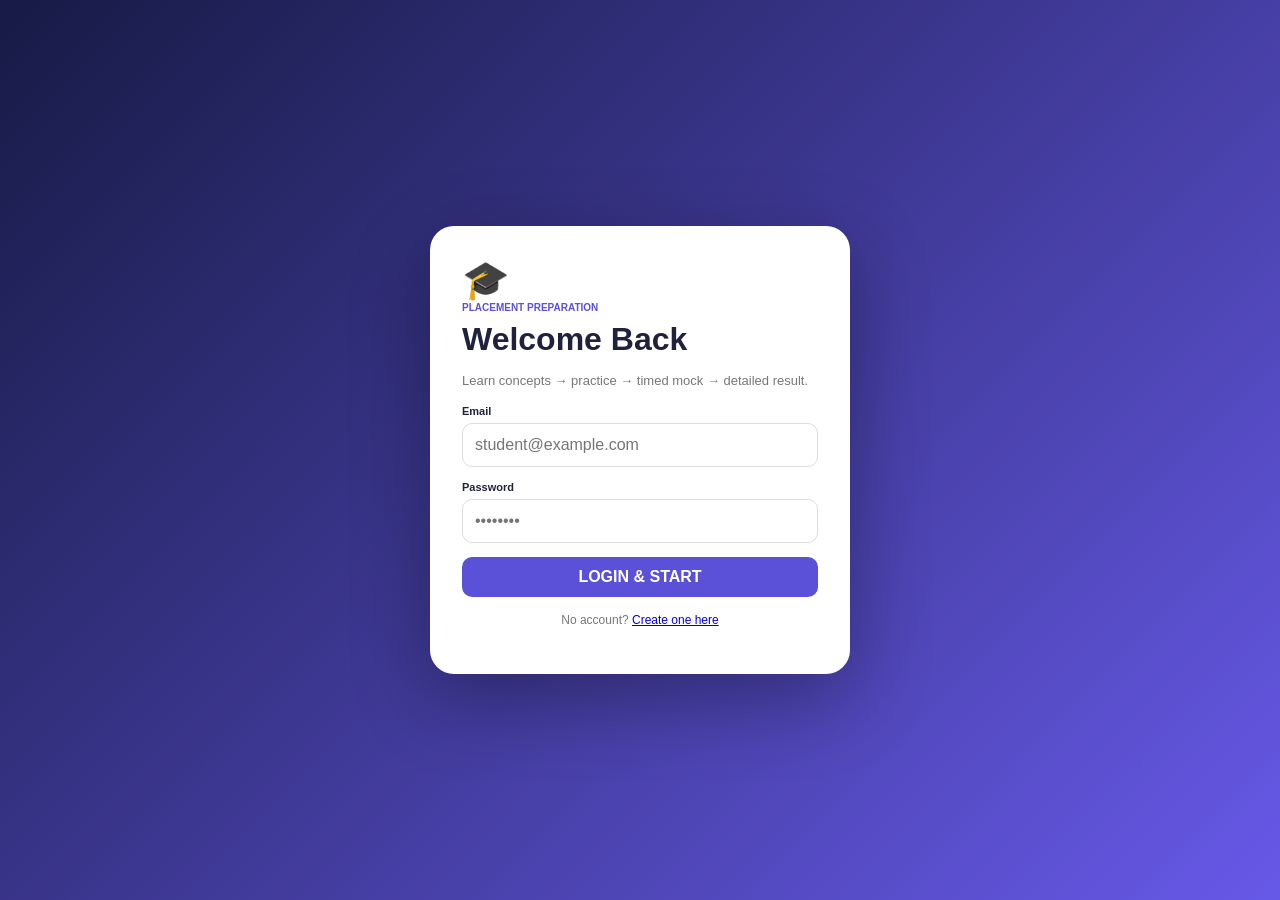
<file: index.html>
<!DOCTYPE html>
<html lang="en">
<head>
<meta charset="UTF-8">
<meta name="viewport" content="width=device-width,initial-scale=1">
<title>PlacementPrep</title>
<link rel="stylesheet" href="style.css"></head>
<body>
<div id="login"><div class="login"><div style="font-size:38px">🎓</div><div class="eyebrow">PLACEMENT PREPARATION</div><h1>Welcome Back</h1><p>Learn concepts → practice → timed mock → detailed result.</p><form onsubmit="return login(event)"><div class="field"><label>Email</label><input type="email" required placeholder="student@example.com"></div><div class="field"><label>Password</label><input type="password" minlength="4" required placeholder="••••••••"></div><button class="primary" style="width:100%">LOGIN & START</button><p id="loginMsg" style="text-align:center;font-size:13px;color:#666;"></p></form><p style="text-align:center;font-size:12px;margin-top:14px">No account? <a href="register.html">Create one here</a></p></div></div><div id="app">
<header class="top"><div class="brand">Placement<span>Prep</span></div><div><button onclick="document.body.classList.toggle('dark')">🌙</button><button onclick="logout()">Logout</button></div></header>
<section class="hero"><div><div class="eyebrow">PERSONAL PLACEMENT HUB</div><h1>Learn. Practice. <span>Get Ready.</span></h1><p>Detailed Aptitude, Technical and HR concepts with examples, practice questions, topic quizzes, timed mocks, score categories and weak-topic analysis.</p><button class="primary" onclick="openCourse('Aptitude')">START LEARNING →</button></div><div class="readiness"><b>PLACEMENT READINESS</b><div class="ring" id="readinessRing"><b id="readinessPct">0%</b></div><small>Keep practicing</small></div></section>
<section class="section"><h2>Progress</h2><div class="stats"><div class="stat"><b id="streakStat">🔥 0</b><span>Day Streak</span></div><div class="stat"><b id="xpStat">0 XP</b><span>XP</span></div><div class="stat"><b id="levelStat">Lv. 1</b><span>Level</span></div><div class="stat"><b id="done">0</b><span>Questions Done</span></div></div></section>
<section class="section"><h2>Learning Paths</h2><div class="grid">
<div class="card"><div class="icon">🧮</div><h3>Aptitude</h3><p>25+ concepts: formulas, examples, shortcuts, practice and quizzes.</p><button class="primary" onclick="openCourse('Aptitude')">Explore →</button></div>
<div class="card"><div class="icon">💻</div><h3>Technical</h3><p>C, C++, Java, Python, OOP, DSA, DBMS, SQL, OS, Networks.</p><button class="primary" onclick="openCourse('Technical')">Explore →</button></div>
<div class="card"><div class="icon">👤</div><h3>HR Interview</h3><p>Self introduction, strengths, projects, teamwork, situations and more.</p><button class="primary" onclick="openCourse('HR')">Explore →</button></div>
</div></section>
<section class="section"><h2>Placement Tools</h2><div class="grid">
<div class="card"><div class="icon">🎯</div><h3>Daily Challenge</h3><p>Short timed practice.</p><button class="primary" onclick="startMock('Aptitude',5,5)">Start</button></div>
<div class="card"><div class="icon">⏱️</div><h3>Full Mock Test</h3><p>Timer + auto submit + detailed result.</p><button class="primary" onclick="startMock('Mixed',20,20)">Start Mock</button></div>
<div class="card"><div class="icon">🧠</div><h3>Flashcards</h3><p>Quick revision.</p><button class="primary" onclick="flashcards()">Open</button></div>
<div class="card"><div class="icon">🎤</div><h3>HR Simulator</h3><p>Interview questions and answer structures.</p><button class="primary" onclick="hrSim()">Practice</button></div>
<div class="card"><div class="icon">💻</div><h3>Technical Interview</h3><p>Technical interview practice.</p><button class="primary" onclick="techSim()">Practice</button></div>
<div class="card"><div class="icon">🏢</div><h3>Company Prep</h3><p>Company-wise preparation path.</p><button class="primary" onclick="companies()">Explore</button></div>
<div class="card"><div class="icon">🗺️</div><h3>30-Day Roadmap</h3><p>Beginner to placement-ready.</p><button class="primary" onclick="roadmap()">View</button></div>
<div class="card"><div class="icon">🏆</div><h3>Achievements</h3><p>Badges, XP and streaks.</p><button class="primary" onclick="achievements()">View</button></div>
<div class="card"><div class="icon">📊</div><h3>Analytics</h3><p>Strong / Average / Weak concepts.</p><button class="primary" onclick="analytics()">View</button></div>
</div></section></div>

<div id="learn" class="overlay hidden"><div class="modal"><aside class="side"><h3 id="courseTitle"></h3><p>Learn → Practice → Quiz → Mock</p><input class="search" id="search" placeholder="🔎 Search topics" oninput="renderTopics()"><div id="topics"></div></aside><main class="main"><button class="close" onclick="closeBox('learn')">×</button><div id="learning"></div></main></div></div>
<div id="mock" class="overlay hidden"><div class="modal" style="display:block"><main class="main"><button class="close" onclick="closeBox('mock')">×</button><span class="timer" id="timer">00:00</span><div class="eyebrow">TIMED MOCK</div><h2 id="mockTitle"></h2><div class="progress"><i id="mp"></i></div><div id="mockArea"></div></main></div></div>
<div id="special" class="overlay hidden"><div class="modal" style="display:block"><main class="main"><button class="close" onclick="closeBox('special')">×</button><div id="specialBody"></div></main></div></div>

<script src="script.js"></script></body>
</html>
</file>
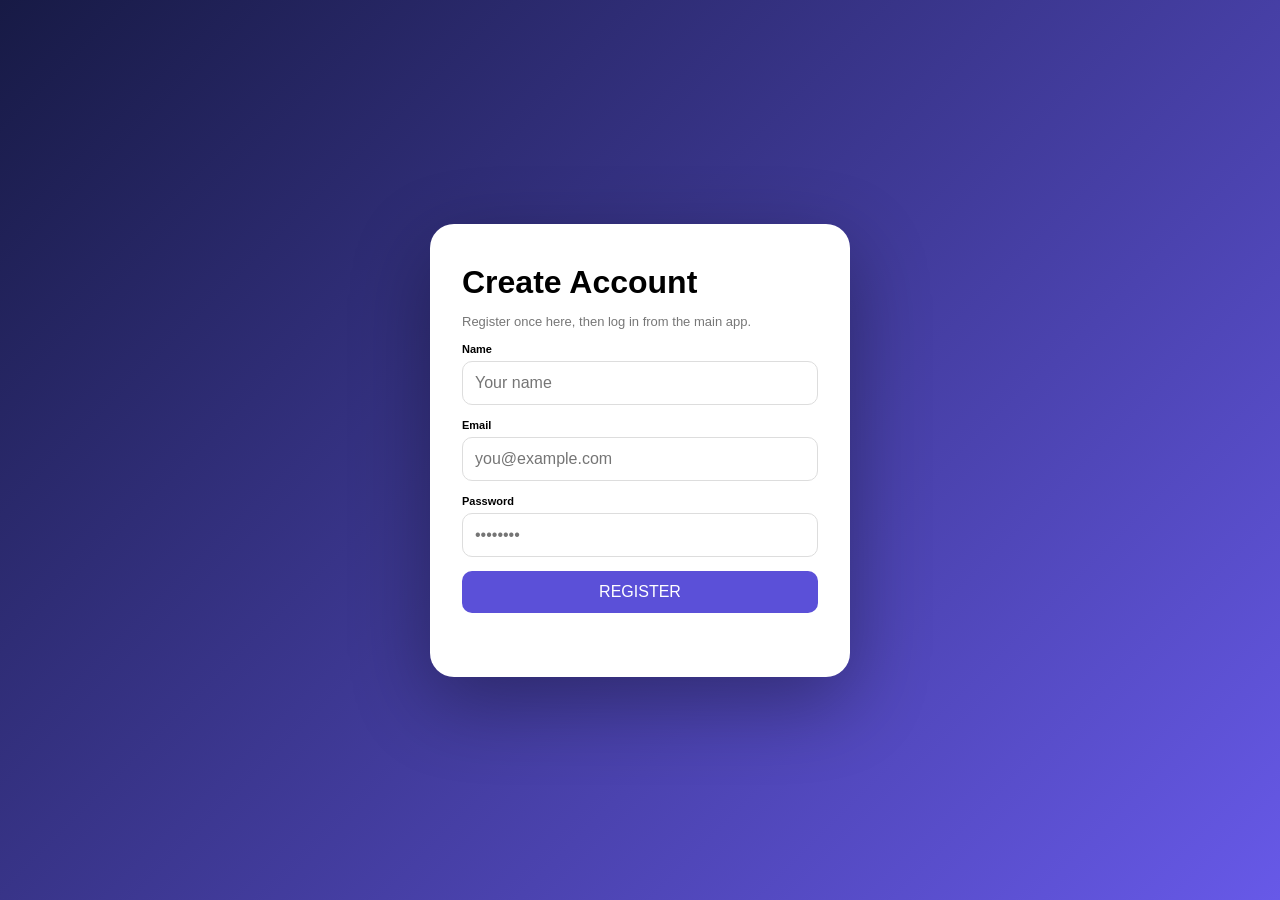
<file: register.html>
<!DOCTYPE html>
<html lang="en">
<head>
<meta charset="UTF-8">
<meta name="viewport" content="width=device-width,initial-scale=1">
<title>Register - PlacementPrep</title>
<style>
*{box-sizing:border-box}
body{margin:0;font-family:Arial,sans-serif;background:linear-gradient(135deg,#171a45,#6759e8);min-height:100vh;display:grid;place-items:center;padding:20px}
.box{background:white;padding:32px;border-radius:24px;width:min(420px,100%);box-shadow:0 25px 80px #0005}
h1{margin:8px 0}
.field{margin:14px 0}
.field label{display:block;font-size:11px;font-weight:bold;margin-bottom:6px}
.field input{width:100%;padding:12px;border:1px solid #ddd;border-radius:10px;font:inherit}
button{cursor:pointer;border:0;background:#5b50d8;color:#fff;padding:12px;border-radius:10px;font-weight:bold;width:100%;font:inherit}
#msg{margin-top:14px;font-size:13px;text-align:center;min-height:18px}
#msg.ok{color:#16865e}
#msg.err{color:#c33b54}
</style>
</head>
<body>
<div class="box">
  <h1>Create Account</h1>
  <p style="font-size:13px;color:#777">Register once here, then log in from the main app.</p>
  <div class="field"><label>Name</label><input id="name" placeholder="Your name"></div>
  <div class="field"><label>Email</label><input id="email" type="email" placeholder="you@example.com"></div>
  <div class="field"><label>Password</label><input id="password" type="password" placeholder="••••••••"></div>
  <button onclick="register()">REGISTER</button>
  <div id="msg"></div>
</div>

<script>
async function register(){
  const name = document.getElementById("name").value;
  const email = document.getElementById("email").value;
  const password = document.getElementById("password").value;
  const msg = document.getElementById("msg");
  msg.textContent = "Registering...";
  msg.className = "";
  try {
const response = await fetch("https://placementprep-api-4iol.onrender.com/api/auth/register", {      method: "POST",
      headers: { "Content-Type": "application/json" },
      body: JSON.stringify({ name, email, password })
    });
    const data = await response.json();
    if (response.ok) {
      msg.textContent = "Success: " + data.message + " — you can now log in.";
      msg.className = "ok";
    } else {
      msg.textContent = "Error: " + data.message;
      msg.className = "err";
    }
  } catch (error) {
    msg.textContent = "Cannot connect to backend: " + error.message;
    msg.className = "err";
  }
}
</script>
</body>
</html>
</file>
<file: style.css>
*{box-sizing:border-box}body{margin:0;font-family:Arial,sans-serif;background:#f5f6fb;color:#20223d}button,input{font:inherit}button{cursor:pointer;border:0}.hidden{display:none!important}
#login{position:fixed;inset:0;z-index:10;display:grid;place-items:center;background:linear-gradient(135deg,#171a45,#6759e8);padding:20px}.login{background:white;padding:32px;border-radius:24px;width:min(420px,100%);box-shadow:0 25px 80px #0005}.login h1{margin:8px 0}.login p{font-size:13px;color:#777;line-height:1.6}.field{margin:14px 0}.field label{display:block;font-size:11px;font-weight:bold;margin-bottom:6px}.field input{width:100%;padding:12px;border:1px solid #ddd;border-radius:10px}.primary{background:#5b50d8;color:#fff;padding:11px 15px;border-radius:10px;font-weight:bold}.ghost{background:#eeeef7;color:#40435c;padding:10px 13px;border-radius:10px;font-weight:bold}
#app{display:none}.top{height:68px;background:#fff;border-bottom:1px solid #e5e6ef;display:flex;justify-content:space-between;align-items:center;padding:0 6%;position:sticky;top:0;z-index:4}.brand{font-size:20px;font-weight:900}.brand span{color:#5b50d8}.top button{margin-left:5px;padding:8px;border-radius:8px;background:#eeeef7}
.hero{padding:48px 6%;display:flex;justify-content:space-between;align-items:center;gap:25px;background:linear-gradient(135deg,#eeeefe,#fff)}.hero h1{font-size:43px;margin:10px 0}.hero h1 span{color:#5b50d8}.hero p{max-width:700px;color:#6c6f82;line-height:1.7;font-size:13px}.readiness{background:white;padding:20px;border-radius:18px;text-align:center;box-shadow:0 12px 40px #25234b16}.ring{width:120px;height:120px;border-radius:50%;display:grid;place-items:center;margin:12px auto;background:conic-gradient(#5b50d8 72%,#e5e6ef 0)}.ring b{width:88px;height:88px;border-radius:50%;display:grid;place-items:center;background:white;font-size:24px}
.section{padding:30px 6%}.section>h2{text-align:center}.grid{display:grid;grid-template-columns:repeat(3,1fr);gap:15px}.card,.stat{background:white;border:1px solid #e5e6ef;border-radius:16px;padding:19px;box-shadow:0 7px 24px #22224408}.card h3{margin:10px 0}.card p{font-size:11px;color:#707387;line-height:1.6}.icon{font-size:29px}.stats{display:grid;grid-template-columns:repeat(4,1fr);gap:12px}.stat b{font-size:22px;color:#5b50d8}.stat span{display:block;font-size:10px;color:#777;margin-top:5px}
.overlay{position:fixed;inset:0;z-index:20;background:#0d1026cc;padding:14px}.modal{width:min(1150px,100%);height:96vh;margin:auto;background:#fff;border-radius:20px;overflow:hidden;display:grid;grid-template-columns:260px 1fr}.side{background:#171a45;color:#fff;padding:18px;overflow:auto}.side p{font-size:10px;color:#c5c7dd}.side button{width:100%;text-align:left;background:transparent;color:#ddd;padding:9px;border-radius:8px;font-size:10px}.side button.active,.side button:hover{background:#5b50d8}.side button{display:block;margin:3px 0}.main{padding:26px;overflow:auto;position:relative}.close{position:absolute;right:14px;top:12px;background:#eeeef7;padding:8px 12px;border-radius:8px}.eyebrow{font-size:10px;color:#5b50d8;font-weight:900}.lesson,.q{border:1px solid #e2e3ec;border-radius:14px;padding:18px;margin:13px 0}.lesson p,.lesson li{font-size:11px;color:#666a7c;line-height:1.75}.note{background:#f0efff;padding:12px;border-radius:10px;font-size:11px}.search{width:100%;padding:10px;border:1px solid #ddd;border-radius:9px;margin:10px 0}.option{display:block;width:100%;text-align:left;background:white;border:1px solid #ddd;padding:10px;border-radius:8px;margin:6px 0;font-size:10px}.option.correct{background:#e7faf1;border-color:#47b88b}.option.wrong{background:#ffecef;border-color:#d97488}.answer{display:none;background:#e7faf1;padding:9px;border-radius:8px;font-size:10px}.answer.show{display:block}.row{display:flex;justify-content:space-between;margin-top:18px}.timer{float:right;font-weight:bold;font-size:18px;color:#5b50d8}.progress,.bar{height:7px;background:#e6e7ee;border-radius:20px;overflow:hidden}.progress i,.bar i{display:block;height:100%;background:#5b50d8}.score{text-align:center;padding:20px}.scorecircle{width:125px;height:125px;border-radius:50%;display:grid;place-items:center;margin:10px auto;background:#5b50d8;color:white;font-size:28px;font-weight:bold}.resultgrid{display:grid;grid-template-columns:repeat(4,1fr);gap:10px}.result{background:#f3f3f9;padding:12px;border-radius:11px;text-align:center}.result b{display:block;font-size:18px}.tag{display:inline-block;background:#f0efff;color:#4a438f;padding:7px 9px;border-radius:20px;font-size:10px;margin:3px}.strong{color:#16865e}.avg{color:#a97500}.weak{color:#c33b54}
@media(max-width:800px){.hero{flex-direction:column;align-items:flex-start}.grid{grid-template-columns:1fr 1fr}.stats,.resultgrid{grid-template-columns:1fr 1fr}.modal{grid-template-columns:1fr;grid-template-rows:auto 1fr}.side{display:block;max-height:42vh;overflow:auto;padding:14px}.side h3{margin:4px 0 6px}.side p{margin:4px 0 8px}.side button{font-size:11px;padding:10px}.main{min-height:0;padding:20px}}@media(max-width:500px){.grid,.stats,.resultgrid{grid-template-columns:1fr}.hero h1{font-size:34px}.overlay{padding:6px}.modal{height:98vh;border-radius:14px}.side{max-height:44vh}.main{padding:18px 14px}.side button{font-size:11px;padding:10px 9px}.search{margin:8px 0}}
body.dark{background:#101225;color:#f5f6ff}body.dark .top,body.dark .card,body.dark .stat,body.dark .readiness,body.dark .modal,body.dark .lesson,body.dark .q,body.dark .login{background:#191d34;color:#f5f6ff;border-color:#303650}body.dark .option{background:#191d34;color:white}
</file>
